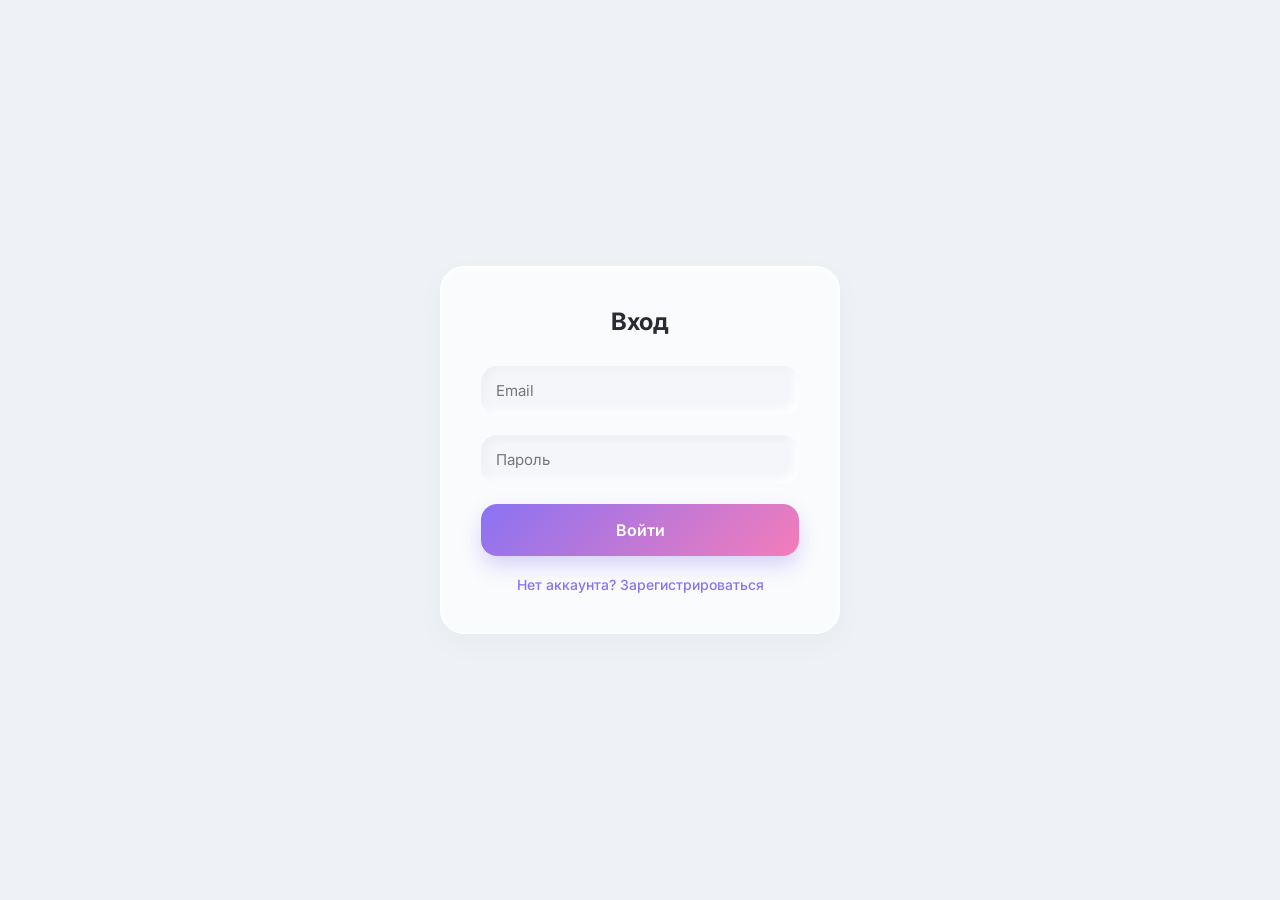
<file: auth.html>
<!DOCTYPE html>
<html lang="ru">
<head>
    <meta charset="UTF-8">
    <meta name="viewport" content="width=device-width, initial-scale=1.0">
    <title>Вход — Code Dashboard</title>
    <link href="https://fonts.googleapis.com/css2?family=Inter:wght@400;500;600&display=swap" rel="stylesheet">
    <link rel="stylesheet" href="style.css">
</head>
<body class="auth-page">

<div class="auth-box glass-panel">
    <h2 id="authTitle">Вход</h2>
    <input type="email" id="emailInput" placeholder="Email">
    <input type="password" id="passwordInput" placeholder="Пароль">
    <button id="authBtn">Войти</button>
    <div class="auth-switch" id="switchMode">Нет аккаунта? Зарегистрироваться</div>
</div>

<script src="auth.js"></script>
</body>
</html>
</file>
<file: style.css>
* {
    box-sizing: border-box;
    margin: 0;
    padding: 0;
}

body {
    font-family: 'Inter', sans-serif;
    background: #eef2f6;
    color: #333;
    min-height: 100vh;
    display: flex;
    justify-content: center;
}

.app-wrapper {
    display: flex;
    width: 100%;
    max-width: 100%;
    min-height: 100vh;
}

.glass-panel {
    background: rgba(255, 255, 255, 0.7);
    backdrop-filter: blur(20px);
    -webkit-backdrop-filter: blur(20px);
    border-radius: 24px;
    border: 1px solid rgba(255, 255, 255, 1);
    box-shadow: 0 10px 30px rgba(0, 0, 0, 0.03), inset 0 2px 4px rgba(255, 255, 255, 0.8);
}

.sidebar {
    width: 90px;
    background: #fff;
    padding: 30px 0;
    display: flex;
    flex-direction: column;
    align-items: center;
    border-radius: 0 40px 40px 0;
    box-shadow: 4px 0 24px rgba(0, 0, 0, 0.03);
    z-index: 10;
}

.logo {
    width: 45px;
    height: 45px;
    background: #8a73f3;
    color: #fff;
    border-radius: 14px;
    display: flex;
    align-items: center;
    justify-content: center;
    font-size: 22px;
    font-weight: 700;
    margin-bottom: 50px;
}

.nav-menu {
    display: flex;
    flex-direction: column;
    gap: 20px;
    flex: 1;
}

.nav-item {
    width: 50px;
    height: 50px;
    border-radius: 16px;
    display: flex;
    align-items: center;
    justify-content: center;
    color: #aaa;
    cursor: pointer;
    transition: all 0.3s;
}

.nav-item svg {
    width: 22px;
    height: 22px;
}

.nav-item:hover {
    background: #f4f5f9;
    color: #8a73f3;
}

.nav-item.active {
    background: #8a73f3;
    color: #fff;
    box-shadow: 0 8px 16px rgba(138, 115, 243, 0.3);
}

.nav-item.logout {
    margin-bottom: 20px;
}

.main-content {
    flex: 1;
    padding: 30px 40px;
    display: flex;
    flex-direction: column;
    gap: 30px;
    overflow-y: auto;
}

.top-bar {
    display: flex;
    justify-content: space-between;
    align-items: center;
}

.search-box {
    display: flex;
    align-items: center;
    gap: 10px;
    padding: 10px 20px;
    border-radius: 16px;
    width: 300px;
}

.search-box svg {
    width: 18px;
    height: 18px;
}

.search-box input {
    border: none;
    background: transparent;
    outline: none;
    font-family: inherit;
    font-size: 14px;
    color: #333;
    width: 100%;
}

.user-profile {
    display: flex;
    align-items: center;
    gap: 15px;
    padding: 8px 16px;
    border-radius: 20px;
    font-weight: 500;
    font-size: 14px;
}

.avatar {
    width: 36px;
    height: 36px;
    background: #f47cba;
    border-radius: 50%;
    display: flex;
    align-items: center;
    justify-content: center;
}

.dashboard-grid {
    display: grid;
    grid-template-columns: 1fr 1.5fr;
    gap: 30px;
    align-items: start;
}

.left-column {
    display: flex;
    flex-direction: column;
    gap: 30px;
}

.controls {
    padding: 30px;
    display: flex;
    flex-direction: column;
    gap: 20px;
}

.panel-header h2 {
    font-size: 20px;
    font-weight: 600;
    color: #2a2a35;
    margin-bottom: 10px;
}

.controls label {
    font-weight: 500;
    font-size: 13px;
    color: #666;
}

textarea {
    width: 100%;
    height: 250px;
    padding: 20px;
    border: none;
    border-radius: 20px;
    background: #f4f6fa;
    box-shadow: inset 4px 4px 10px rgba(0,0,0,0.03), inset -4px -4px 10px rgba(255,255,255,1);
    font-family: 'Fira Code', monospace;
    font-size: 14px;
    resize: none;
    outline: none;
    color: #333;
    line-height: 1.5;
}

.settings-row {
    display: flex;
    gap: 15px;
}

.settings-row > div {
    flex: 1;
}

select {
    width: 100%;
    padding: 12px;
    border: none;
    border-radius: 12px;
    background: #f4f6fa;
    box-shadow: inset 4px 4px 10px rgba(0,0,0,0.03), inset -4px -4px 10px rgba(255,255,255,1);
    outline: none;
    font-family: inherit;
    color: #333;
    cursor: pointer;
    font-size: 14px;
}

.action-buttons {
    display: flex;
    gap: 15px;
}

button {
    flex: 1;
    padding: 16px;
    background: linear-gradient(135deg, #8a73f3 0%, #f47cba 100%);
    color: #fff;
    border: none;
    border-radius: 16px;
    font-weight: 600;
    cursor: pointer;
    font-size: 16px;
    box-shadow: 0 10px 20px rgba(138, 115, 243, 0.3);
    transition: transform 0.2s, box-shadow 0.2s;
    font-family: inherit;
}

button:hover {
    transform: translateY(-2px);
    box-shadow: 0 15px 25px rgba(138, 115, 243, 0.4);
}

button.btn-secondary {
    background: #fff;
    color: #8a73f3;
    box-shadow: 0 10px 20px rgba(138, 115, 243, 0.1);
    border: 2px solid #8a73f3;
}

button.btn-secondary:hover {
    background: #f4f5f9;
}

.right-column {
    display: flex;
    flex-direction: column;
    gap: 30px;
}

.stats-row {
    display: flex;
    gap: 30px;
}

.stat-card {
    flex: 1;
    padding: 20px;
    display: flex;
    align-items: center;
    gap: 20px;
}

.stat-icon {
    width: 50px;
    height: 50px;
    border-radius: 14px;
    display: flex;
    align-items: center;
    justify-content: center;
}

.stat-icon svg {
    width: 24px;
    height: 24px;
}

.stat-info h3 {
    font-size: 24px;
    font-weight: 700;
    color: #2a2a35;
}

.stat-info p {
    font-size: 13px;
    color: #888;
    font-weight: 500;
}

.preview-wrapper {
    display: flex;
    justify-content: center;
}

.card-container {
    position: relative;
    padding: 30px;
    background: linear-gradient(135deg, #8a73f3 0%, #f47cba 100%);
    border-radius: 32px;
    box-shadow: 0 20px 50px rgba(138, 115, 243, 0.25);
    width: 100%;
    max-width: 100%;
    overflow: hidden;
}

.card-bg-wave {
    position: absolute;
    top: -50%;
    left: -50%;
    width: 200%;
    height: 200%;
    background: radial-gradient(circle, rgba(255,255,255,0.15) 0%, transparent 60%);
    pointer-events: none;
}

.card-header {
    display: flex;
    justify-content: flex-end;
    margin-bottom: 15px;
    position: relative;
    z-index: 2;
}

.filename {
    color: rgba(255, 255, 255, 0.95);
    font-family: 'Fira Code', monospace;
    font-size: 13px;
    background: rgba(255, 255, 255, 0.2);
    padding: 6px 16px;
    border-radius: 20px;
    backdrop-filter: blur(4px);
}

.code-window {
    margin: 0;
    padding: 25px;
    background: rgba(20, 20, 30, 0.5);
    backdrop-filter: blur(10px);
    border-radius: 20px;
    border: 1px solid rgba(255, 255, 255, 0.2);
    overflow-x: auto;
    position: relative;
    z-index: 2;
    min-height: 250px;
}

code {
    font-family: 'Fira Code', monospace;
    font-size: 15px;
}

/* === СТИЛИ ДЛЯ ВХОДА === */
.auth-page {
    align-items: center;
    justify-content: center;
    background: #eef2f6;
}

.auth-box {
    width: 100%;
    max-width: 400px;
    padding: 40px;
    display: flex;
    flex-direction: column;
    gap: 20px;
}

.auth-box h2 {
    text-align: center;
    color: #2a2a35;
    font-size: 24px;
    margin-bottom: 10px;
}

.auth-box input {
    width: 100%;
    padding: 15px;
    border: none;
    border-radius: 16px;
    background: #f4f6fa;
    box-shadow: inset 4px 4px 10px rgba(0,0,0,0.03), inset -4px -4px 10px rgba(255,255,255,1);
    outline: none;
    font-family: inherit;
    font-size: 15px;
}

.auth-switch {
    text-align: center;
    font-size: 14px;
    color: #8a73f3;
    cursor: pointer;
    font-weight: 500;
}

.auth-switch:hover {
    text-decoration: underline;
}

/* === СТИЛИ ДЛЯ ИСТОРИИ === */
.history-grid {
    display: grid;
    grid-template-columns: repeat(auto-fill, minmax(300px, 1fr));
    gap: 30px;
}

.history-card {
    background: linear-gradient(135deg, #8a73f3 0%, #f47cba 100%);
    border-radius: 24px;
    padding: 20px;
    box-shadow: 0 10px 20px rgba(138, 115, 243, 0.2);
    display: flex;
    flex-direction: column;
    gap: 15px;
    cursor: pointer;
    transition: transform 0.2s;
}

.history-card:hover {
    transform: translateY(-5px);
}

.history-card .filename {
    align-self: flex-end;
}

.history-card pre {
    background: rgba(20, 20, 30, 0.5);
    border-radius: 12px;
    padding: 15px;
    overflow: hidden;
    font-size: 12px;
    max-height: 150px;
}

@media (max-width: 1024px) {
    .dashboard-grid {
        grid-template-columns: 1fr;
    }
}

@media (max-width: 768px) {
    .app-wrapper {
        flex-direction: column;
    }

    .sidebar {
        width: 100%;
        height: 70px;
        flex-direction: row;
        border-radius: 0 0 20px 20px;
        padding: 0 20px;
    }

    .logo {
        margin-bottom: 0;
        margin-right: 20px;
    }

    .nav-menu {
        flex-direction: row;
        justify-content: center;
        gap: 10px;
    }

    .nav-item.logout {
        margin-bottom: 0;
    }

    .main-content {
        padding: 20px;
    }

    .search-box {
        display: none;
    }

    .stats-row {
        flex-direction: column;
    }

    .action-buttons {
        flex-direction: column;
    }
}
</file>
